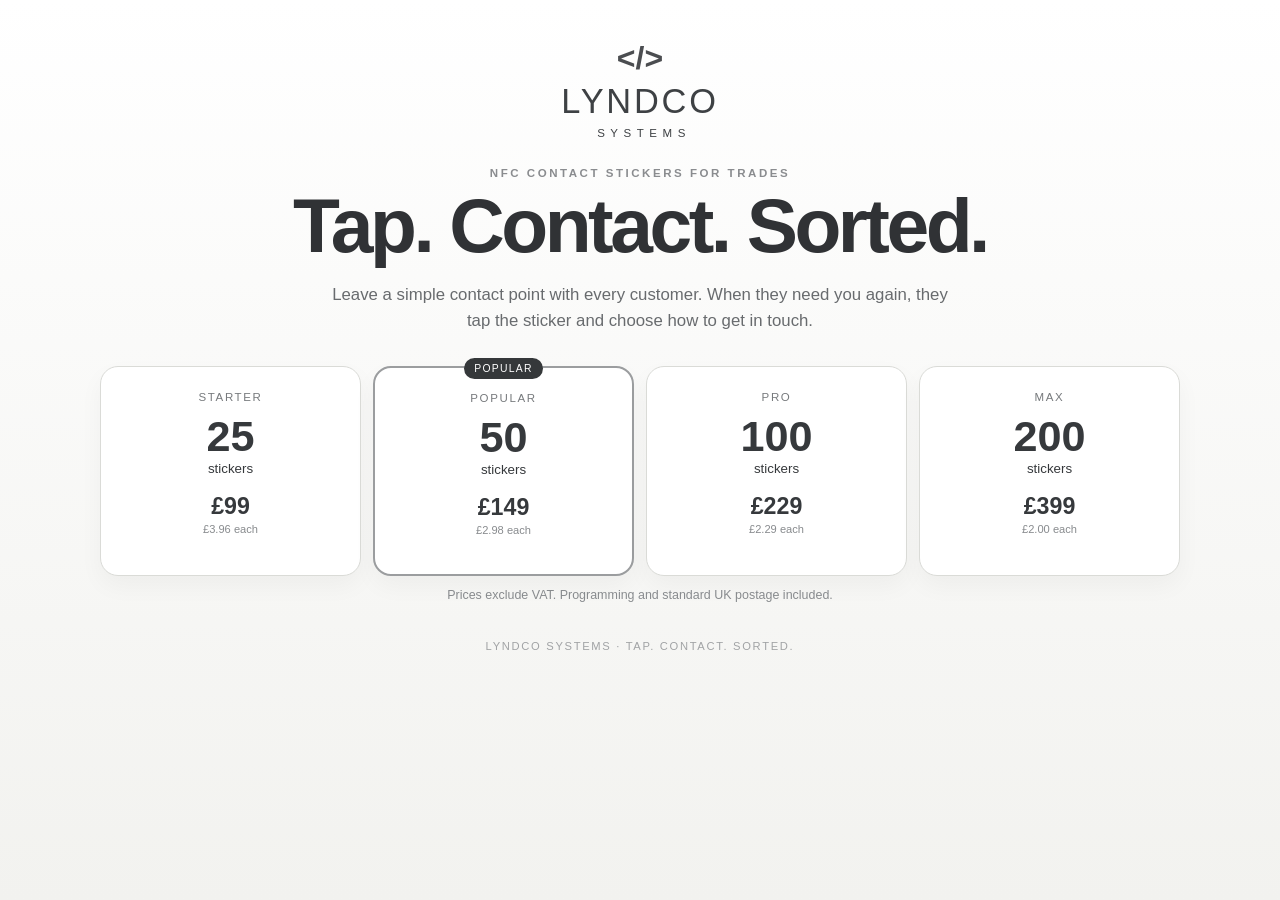
<file: callback-order.html>
<!doctype html>
<html lang="en">
<head>
  <meta charset="utf-8">
  <meta name="viewport" content="width=device-width,initial-scale=1,viewport-fit=cover">
  <meta name="robots" content="index,follow">
  <meta name="referrer" content="strict-origin-when-cross-origin">
  <meta http-equiv="Content-Security-Policy" content="default-src 'none'; script-src 'self'; style-src 'self'; connect-src https://vikzpaetwkkztehumuqe.supabase.co; base-uri 'none'; form-action 'none'; object-src 'none'; frame-src 'none'; img-src 'self' data:; upgrade-insecure-requests">
  <title>Lyndco Systems — Tap. Contact. Sorted.</title>
  <meta name="description" content="NFC contact stickers for trades. One tap gives your customers a simple route back to your business.">
  <link rel="stylesheet" href="/callback-order.css">
</head>
<body>
  <main class="page">
    <header class="hero">
      <div class="logoMark">&lt;/&gt;</div>
      <div class="logo">LYNDCO <span>SYSTEMS</span></div>
      <p class="eyebrow">NFC CONTACT STICKERS FOR TRADES</p>
      <h1>Tap. Contact. Sorted.</h1>
      <p class="intro">Leave a simple contact point with every customer. When they need you again, they tap the sticker and choose how to get in touch.</p>
    </header>

    <section class="packs" aria-label="Sticker bundles">
      <button class="pack" data-pack="25"><span class="packName">Starter</span><strong>25</strong><span>stickers</span><b>£99</b><small>£3.96 each</small></button>
      <button class="pack featured" data-pack="50"><span class="tag">POPULAR</span><span class="packName">Popular</span><strong>50</strong><span>stickers</span><b>£149</b><small>£2.98 each</small></button>
      <button class="pack" data-pack="100"><span class="packName">Pro</span><strong>100</strong><span>stickers</span><b>£229</b><small>£2.29 each</small></button>
      <button class="pack" data-pack="200"><span class="packName">Max</span><strong>200</strong><span>stickers</span><b>£399</b><small>£2.00 each</small></button>
    </section>
    <p class="vat">Prices exclude VAT. Programming and standard UK postage included.</p>

    <section id="checkout" class="panel hidden">
      <div id="formStep">
        <h2>Your business details</h2>
        <p class="muted">Enter these once. They become the contact menu your customer sees after tapping.</p>
        <div class="fields">
          <label>Business Name<input id="business" maxlength="120" required></label>
          <label>Website<input id="website" type="url" placeholder="https://yourbusiness.co.uk"></label>
          <label>Landline<input id="landline" inputmode="tel"></label>
          <label>Customer Emergency Contact Number<input id="emergency" inputmode="tel"></label>
          <label>WhatsApp<input id="whatsapp" inputmode="tel"></label>
          <label>Email<input id="email" type="email" autocomplete="email" required></label>
          <label>Confirm Email<input id="email2" type="email" autocomplete="off" required></label>
        </div>
        <h3>Delivery address</h3>
        <div class="fields">
          <label>Address line 1<input id="address1" autocomplete="address-line1" required></label>
          <label>Address line 2<input id="address2" autocomplete="address-line2"></label>
          <label>Town / City<input id="town" autocomplete="address-level2" required></label>
          <label>Postcode<input id="postcode" autocomplete="postal-code" required></label>
        </div>
        <button id="reviewBtn" class="cta">Check my details</button>
      </div>

      <div id="reviewStep" class="hidden">
        <h2>Check your information</h2>
        <p class="muted">Please check carefully. This information will be programmed into your Lyndco contact page.</p>
        <div id="reviewBox" class="reviewBox"></div>
        <div class="buttonRow">
          <button id="editBtn" class="secondary">Edit</button>
          <button id="placeBtn" class="cta">Place order</button>
        </div>
        <p class="fine">No programming link is shown here. Lyndco creates that automatically after the order is submitted.</p>
      </div>

      <div id="doneStep" class="hidden done">
        <div class="tick">✓</div>
        <h2>Order received</h2>
        <p>Your order reference is <strong id="orderRef"></strong>.</p>
        <p class="muted">Your business details have been saved and your Lyndco contact link has been created automatically.</p>
      </div>
      <p id="error" class="error hidden"></p>
    </section>

    <footer>LYNDCO SYSTEMS · TAP. CONTACT. SORTED.</footer>
  </main>
  <script src="/callback-order.js" defer></script>
</body>
</html>
</file>
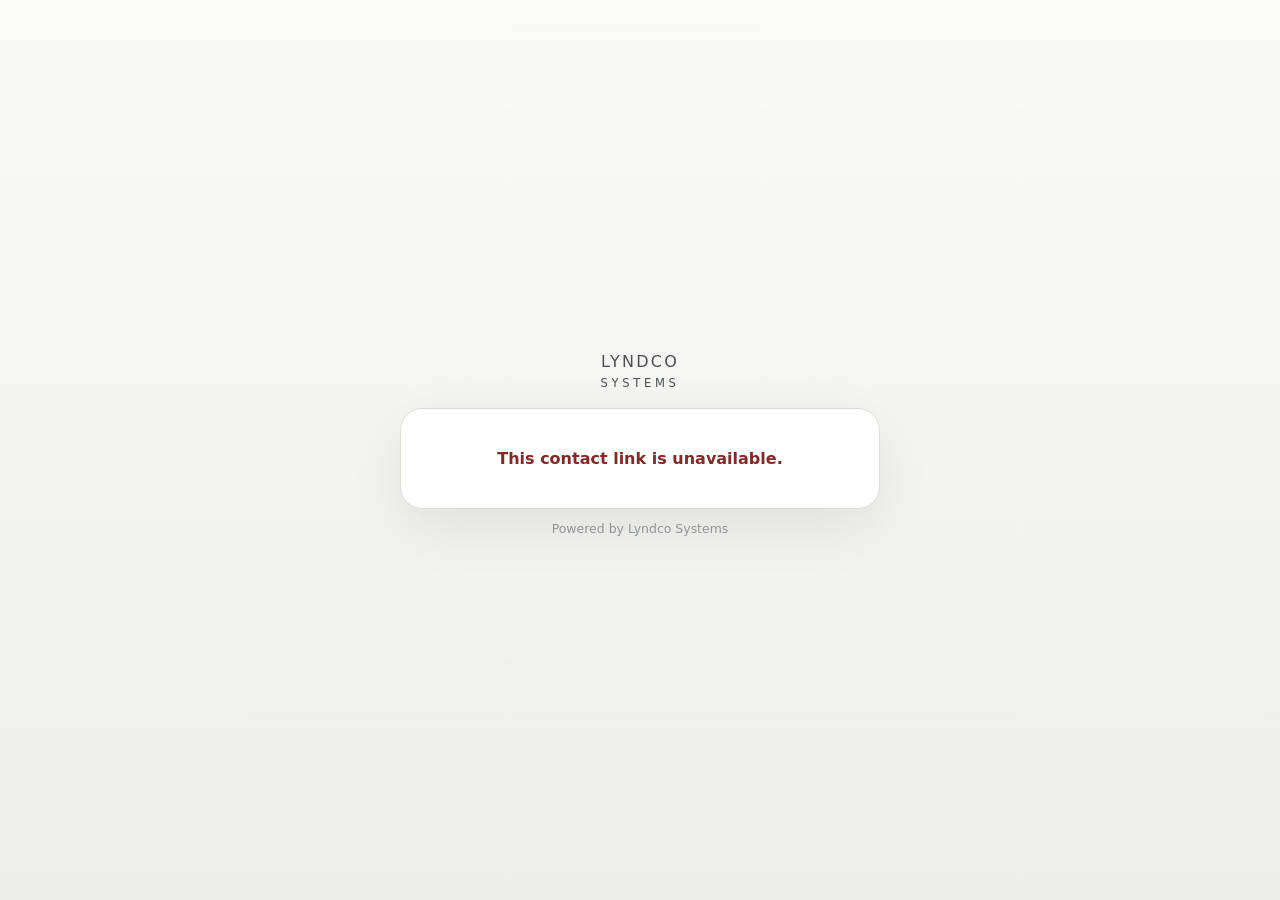
<file: callback.html>
<!doctype html>
<html lang="en">
<head>
  <meta charset="utf-8">
  <meta name="viewport" content="width=device-width,initial-scale=1,viewport-fit=cover">
  <meta name="robots" content="noindex,nofollow,noarchive">
  <meta name="referrer" content="no-referrer">
  <meta http-equiv="Content-Security-Policy" content="default-src 'none'; script-src 'self'; style-src 'self'; connect-src https://vikzpaetwkkztehumuqe.supabase.co; base-uri 'none'; form-action 'none'; object-src 'none'; frame-src 'none'; upgrade-insecure-requests">
  <title>Contact</title>
  <link rel="stylesheet" href="/callback.css">
</head>
<body>
  <main class="shell">
    <div class="brand">LYNDCO <span>SYSTEMS</span></div>
    <section id="app" class="card" aria-live="polite">
      <p class="muted">Loading…</p>
    </section>
    <p class="powered">Powered by Lyndco Systems</p>
  </main>
  <script src="/callback.js" defer></script>
</body>
</html>
</file>
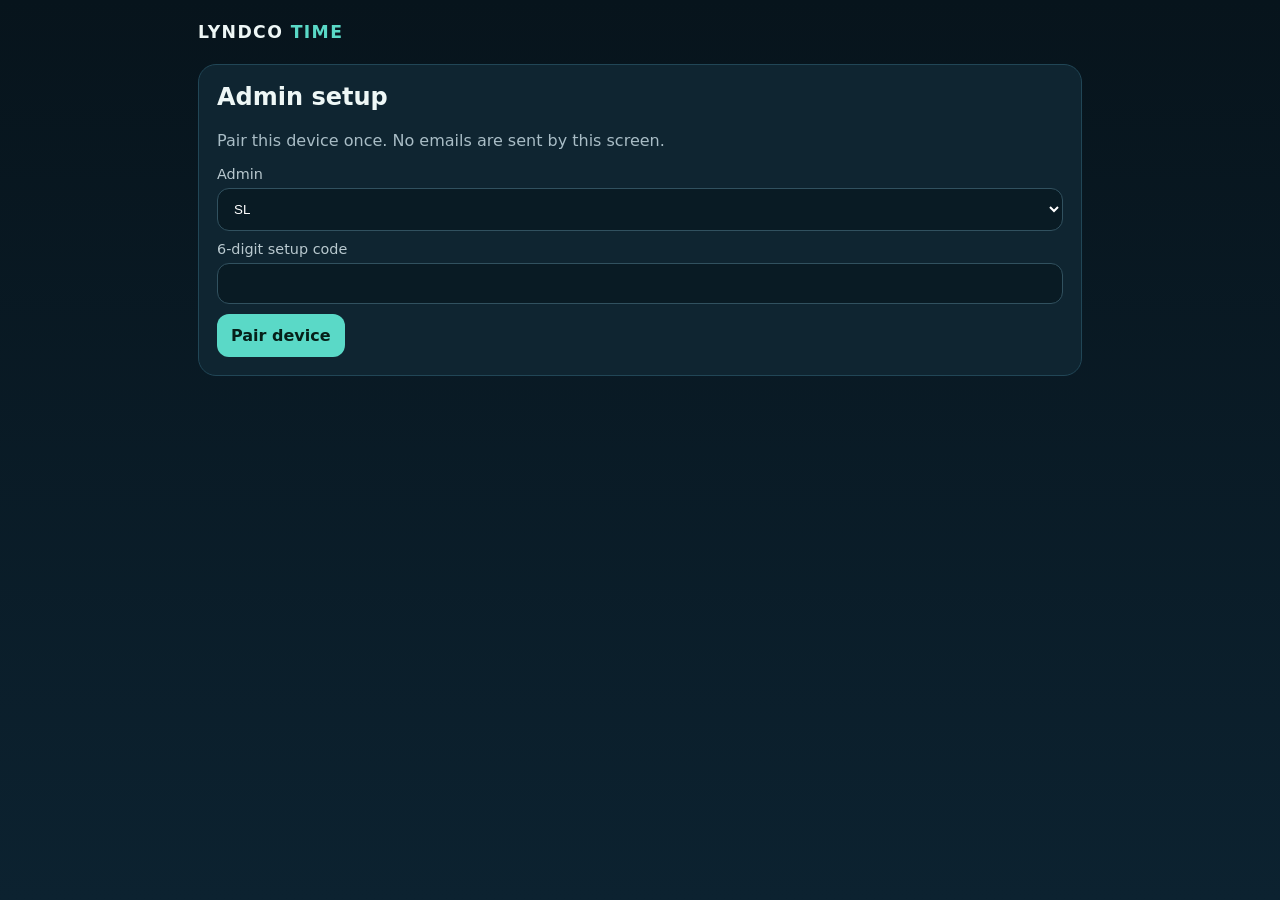
<file: time-admin.html>
<!doctype html>
<html lang="en">
<head>
  <meta charset="utf-8">
  <meta name="viewport" content="width=device-width,initial-scale=1,viewport-fit=cover">
  <meta name="robots" content="noindex,nofollow,noarchive">
  <meta name="referrer" content="no-referrer">
  <meta http-equiv="Content-Security-Policy" content="default-src 'none'; script-src 'self'; style-src 'self'; connect-src https://vikzpaetwkkztehumuqe.supabase.co; base-uri 'none'; form-action 'none'; object-src 'none'; frame-src 'none'; upgrade-insecure-requests">
  <title>Lyndco Time Admin</title>
  <link rel="stylesheet" href="/time-admin.css">
</head>
<body>
  <main class="shell">
    <header>
      <div class="brand">LYNDCO <span>TIME</span></div>
      <div id="adminBadge" class="badge hidden"></div>
    </header>
    <section id="app" aria-live="polite"></section>
  </main>
  <script src="/time-admin.js" defer></script>
</body>
</html>
</file>
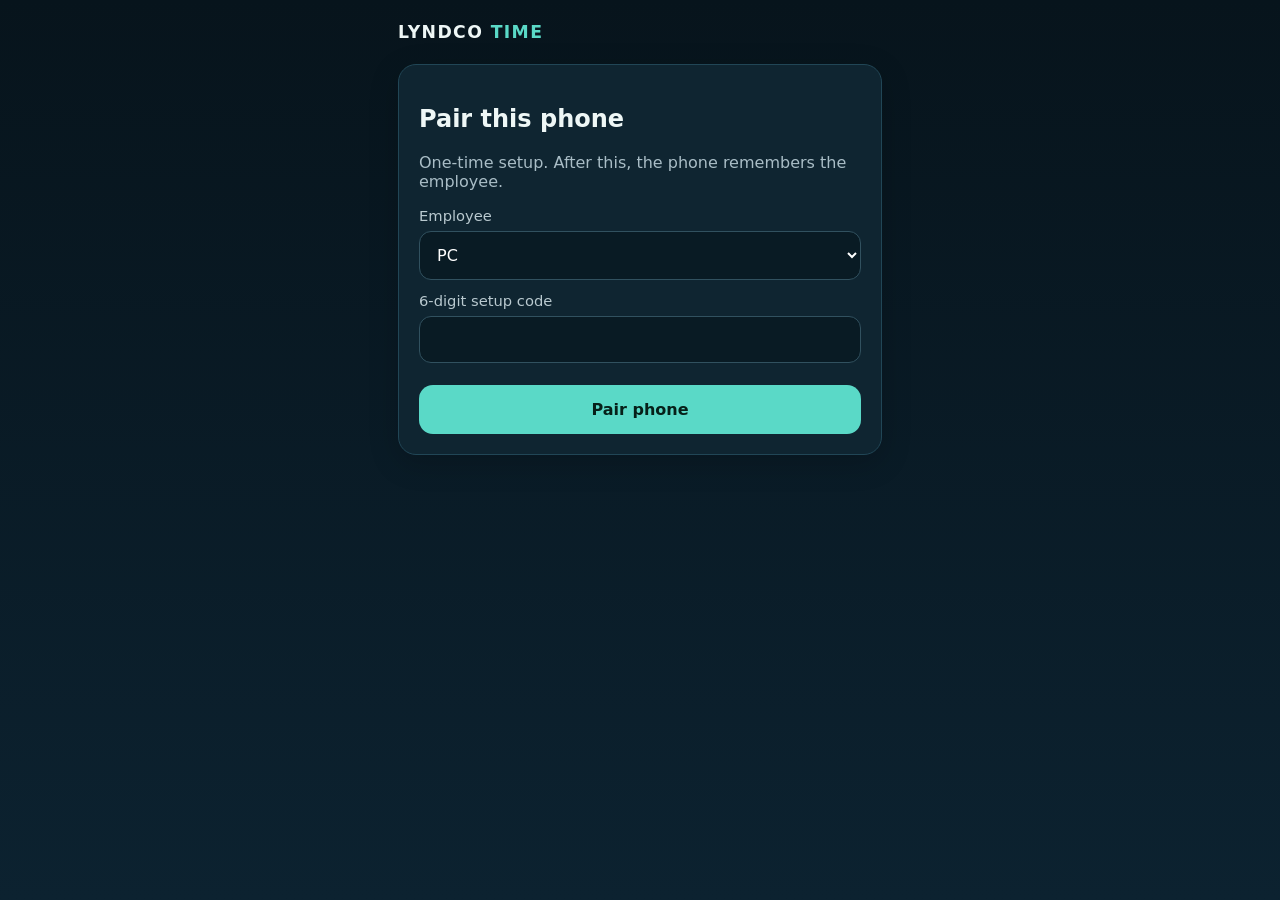
<file: time.html>
<!doctype html>
<html lang="en">
<head>
  <meta charset="utf-8">
  <meta name="viewport" content="width=device-width,initial-scale=1,viewport-fit=cover">
  <meta name="robots" content="noindex,nofollow,noarchive">
  <meta name="referrer" content="no-referrer">
  <meta http-equiv="Content-Security-Policy" content="default-src 'none'; script-src 'self'; style-src 'self'; connect-src https://vikzpaetwkkztehumuqe.supabase.co; base-uri 'none'; form-action 'none'; object-src 'none'; frame-src 'none'; upgrade-insecure-requests">
  <title>Lyndco Time</title>
  <link rel="stylesheet" href="/time.css">
</head>
<body>
  <main class="shell">
    <header>
      <div class="brand">LYNDCO <span>TIME</span></div>
      <div id="employeeBadge" class="badge hidden"></div>
    </header>
    <section id="app" aria-live="polite"></section>
  </main>
  <script src="/time.js" defer></script>
</body>
</html>
</file>
<file: callback-order.css>
:root{font-family:Arial,Helvetica,sans-serif;color:#3e4144;background:#f5f5f2}*{box-sizing:border-box}body{margin:0;background:linear-gradient(180deg,#fff,#f2f2ef);min-height:100vh}.page{width:min(1080px,calc(100% - 30px));margin:0 auto;padding:42px 0 50px}.hero{text-align:center;max-width:720px;margin:0 auto 32px}.logoMark{font-size:2rem;font-weight:800;line-height:1;color:#4b4d50;margin-bottom:8px}.logo{font-size:2.15rem;font-weight:300;letter-spacing:.08em}.logo span{display:block;font-size:.72rem;letter-spacing:.48em;margin:6px 0 0 8px}.eyebrow{font-size:.72rem;letter-spacing:.22em;font-weight:700;color:#8a8c8f;margin:28px 0 10px}h1{font-size:clamp(2.3rem,6vw,4.8rem);letter-spacing:-.045em;line-height:.95;margin:0;color:#303235}.intro{font-size:1.05rem;line-height:1.55;color:#686b6e;max-width:620px;margin:20px auto 0}.packs{display:grid;grid-template-columns:repeat(4,1fr);gap:12px}.pack{position:relative;border:1px solid #dadbd7;background:#fff;border-radius:18px;padding:24px 14px 20px;color:#36393c;cursor:pointer;display:flex;flex-direction:column;align-items:center;gap:3px;min-height:210px;box-shadow:0 10px 25px rgba(0,0,0,.04);transition:.18s}.pack:hover,.pack:focus{transform:translateY(-3px);border-color:#8e9092;outline:none}.pack.selected{border:2px solid #35383a}.pack.featured{border-color:#9b9d9f}.pack .tag{position:absolute;top:-10px;background:#35383a;color:white;border-radius:999px;padding:5px 10px;font-size:.65rem;letter-spacing:.12em}.packName{text-transform:uppercase;letter-spacing:.14em;font-size:.72rem;color:#777a7d;margin-bottom:9px}.pack strong{font-size:2.7rem;line-height:1}.pack b{font-size:1.45rem;margin-top:14px}.pack small{color:#888b8e}.vat{text-align:center;color:#898c8f;font-size:.78rem;margin:12px 0 28px}.panel{max-width:760px;margin:0 auto;background:#fff;border:1px solid #deded9;border-radius:22px;padding:28px;box-shadow:0 18px 50px rgba(0,0,0,.06)}h2{font-size:1.8rem;margin:0 0 6px}h3{margin:26px 0 8px}.muted{color:#74777a}.fields{display:grid;grid-template-columns:1fr 1fr;gap:14px}.fields label{display:flex;flex-direction:column;gap:6px;font-size:.82rem;font-weight:700;color:#56595b}.fields input{font:inherit;border:1px solid #d3d4d1;border-radius:11px;padding:12px;background:#fbfbfa;color:#222}.fields input:focus{outline:2px solid #777a7c;outline-offset:1px}.cta,.secondary{font:inherit;border-radius:12px;padding:14px 18px;font-weight:800;cursor:pointer}.cta{border:1px solid #333638;background:#333638;color:#fff;width:100%;margin-top:22px}.secondary{background:#fff;border:1px solid #bbbdbb;color:#343638}.buttonRow{display:grid;grid-template-columns:1fr 2fr;gap:10px}.buttonRow .cta{margin:0}.reviewBox{background:#f7f7f5;border-radius:14px;padding:18px;margin:18px 0;display:grid;gap:10px}.reviewLine{display:grid;grid-template-columns:170px 1fr;gap:12px}.reviewLine span:first-child{font-weight:700;color:#777a7c}.fine{font-size:.76rem;color:#96989a;text-align:center;margin:12px 0 0}.done{text-align:center}.tick{width:58px;height:58px;border-radius:50%;display:grid;place-items:center;background:#333638;color:#fff;font-size:2rem;margin:0 auto 14px}.error{color:#8d2626;background:#fff1f1;border:1px solid #edc7c7;padding:12px;border-radius:10px;margin-top:14px}.hidden{display:none!important}footer{text-align:center;color:#a1a3a5;font-size:.7rem;letter-spacing:.15em;margin-top:38px}@media(max-width:760px){.packs{grid-template-columns:1fr 1fr}.fields{grid-template-columns:1fr}.reviewLine{grid-template-columns:1fr;gap:2px}}@media(max-width:420px){.page{width:min(100% - 20px,1080px);padding-top:28px}.packs{grid-template-columns:1fr 1fr;gap:8px}.pack{min-height:175px;padding:18px 8px}.pack strong{font-size:2.2rem}.panel{padding:20px 14px}.buttonRow{grid-template-columns:1fr}}
</file>
<file: callback.css>
:root{font-family:Inter,system-ui,-apple-system,BlinkMacSystemFont,"Segoe UI",sans-serif;color:#202326;background:#f5f5f3}*{box-sizing:border-box}body{margin:0;min-height:100vh;background:linear-gradient(180deg,#fafaf8,#ededeb);display:flex;align-items:center;justify-content:center;padding:20px}.shell{width:min(100%,480px)}.brand{text-align:center;font-size:1rem;letter-spacing:.14em;color:#4d5053;margin-bottom:18px}.brand span{font-size:.72rem;display:block;letter-spacing:.32em;margin-top:5px}.card{background:#fff;border:1px solid #deded9;border-radius:22px;padding:24px;box-shadow:0 18px 55px rgba(0,0,0,.08)}h1{font-size:2rem;line-height:1.05;margin:0 0 8px;text-align:center}.lead{text-align:center;color:#686c70;margin:0 0 22px}.actions{display:grid;gap:10px}.action{display:block;text-decoration:none;text-align:center;padding:15px 16px;border-radius:14px;font-weight:800;background:#2f3235;color:#fff;border:1px solid #2f3235}.action.secondary{background:#fff;color:#2f3235;border-color:#cfd1d0}.action.emergency{background:#202326}.muted{color:#74777b}.powered{text-align:center;color:#929596;font-size:.78rem;margin-top:12px}.error{text-align:center;color:#842828}@media(max-width:420px){.card{padding:20px 16px}h1{font-size:1.7rem}}
</file>
<file: time-admin.css>
:root{font-family:Inter,system-ui,-apple-system,BlinkMacSystemFont,"Segoe UI",sans-serif;color:#eef7f6;background:#07141c}*{box-sizing:border-box}body{margin:0;background:linear-gradient(180deg,#07141c,#0c2230);min-height:100vh}.shell{max-width:920px;margin:0 auto;padding:22px 18px 40px}header{display:flex;align-items:center;justify-content:space-between;margin-bottom:22px}.brand{font-weight:800;letter-spacing:.08em;font-size:1.08rem}.brand span{color:#5ad9c7}.badge{background:#173240;border:1px solid #2d5362;border-radius:999px;padding:7px 10px;font-weight:700}.hidden{display:none!important}.card{background:#0f2531;border:1px solid #214656;border-radius:18px;padding:18px;margin:0 0 14px}.muted{color:#a9bdc6}.ok{color:#66e2a2}.amber{color:#ffd166}.red{color:#ff8f8f}h2,h3{margin-top:0}.grid{display:grid;grid-template-columns:repeat(2,minmax(0,1fr));gap:12px}.metric{background:#0a1d27;border:1px solid #214656;border-radius:14px;padding:14px}.metric b{display:block;font-size:1.5rem;margin-top:3px}.field{display:flex;flex-direction:column;gap:6px;margin:10px 0}.field label{font-size:.9rem;color:#b9c9cf}.field input,.field select,.field textarea{width:100%;background:#091b24;color:#fff;border:1px solid #31515f;border-radius:12px;padding:12px}button{font:inherit;border:0;border-radius:12px;padding:12px 14px;font-weight:800;cursor:pointer}.primary{background:#5ad9c7;color:#062019}.secondary{background:#183542;color:#eef7f6;border:1px solid #2d5362}.danger{background:#3a2023;color:#ffdfe1;border:1px solid #6d343b}.row{display:flex;justify-content:space-between;align-items:center;gap:12px;flex-wrap:wrap}.queueItem{border-left:4px solid #ffd166}.queueItem.redline{border-left-color:#ff8f8f}.small{font-size:.9rem}.actions{display:flex;gap:8px;flex-wrap:wrap}.actions button{width:auto}.tableWrap{overflow:auto}.table{width:100%;border-collapse:collapse;min-width:700px}.table th,.table td{padding:10px;border-bottom:1px solid #24434f;text-align:left;font-size:.9rem}.pill{display:inline-block;padding:4px 8px;border-radius:999px;background:#173240;font-size:.78rem;font-weight:800}.sectionTitle{display:flex;align-items:center;justify-content:space-between;gap:12px;flex-wrap:wrap;margin-bottom:12px}@media(max-width:640px){.grid{grid-template-columns:1fr}.actions button{flex:1}.shell{padding:16px 12px 30px}}
</file>
<file: time.css>
:root{font-family:Inter,system-ui,-apple-system,BlinkMacSystemFont,"Segoe UI",sans-serif;color:#eef7f6;background:#07141c}*{box-sizing:border-box}body{margin:0;background:linear-gradient(180deg,#07141c,#0c2230);min-height:100vh}.shell{max-width:520px;margin:0 auto;padding:22px 18px 40px}header{display:flex;align-items:center;justify-content:space-between;margin-bottom:22px}.brand{font-weight:800;letter-spacing:.08em;font-size:1.08rem}.brand span{color:#5ad9c7}.badge{background:#173240;border:1px solid #2d5362;border-radius:999px;padding:7px 10px;font-weight:700}.hidden{display:none!important}.card{background:#0f2531;border:1px solid #214656;border-radius:18px;padding:20px;margin:0 0 14px;box-shadow:0 8px 30px rgba(0,0,0,.18)}.hero{text-align:center;padding:28px 20px}.status{font-size:1.9rem;font-weight:900;line-height:1.05;margin:8px 0}.ok{color:#66e2a2}.amber{color:#ffd166}.red{color:#ff8f8f}.muted{color:#a9bdc6}.vehicle{font-weight:700;letter-spacing:.04em}.bigtime{font-size:2.4rem;font-weight:900;margin:8px 0}button,select,input,textarea{font:inherit}button{width:100%;border:0;border-radius:14px;padding:15px 16px;font-weight:800;cursor:pointer;margin-top:10px}.primary{background:#5ad9c7;color:#062019}.secondary{background:#183542;color:#eef7f6;border:1px solid #2d5362}.danger{background:#3a2023;color:#ffdfe1;border:1px solid #6d343b}.choiceRow{display:grid;grid-template-columns:1fr 1fr;gap:10px}.field{display:flex;flex-direction:column;gap:7px;margin:12px 0}.field label{font-size:.92rem;color:#b9c9cf}.field input,.field select,.field textarea{width:100%;background:#091b24;color:#fff;border:1px solid #31515f;border-radius:12px;padding:13px}.small{font-size:.9rem}.issue{border-left:4px solid #ffd166}.issue.redline{border-left-color:#ff8f8f}.pill{display:inline-block;padding:5px 8px;border-radius:999px;background:#173240;font-size:.8rem;font-weight:800}.spacer{height:4px}.row{display:flex;justify-content:space-between;gap:10px;align-items:center}.row>*{min-width:0}@media(max-width:360px){.choiceRow{grid-template-columns:1fr}.status{font-size:1.6rem}.bigtime{font-size:2rem}}
</file>
